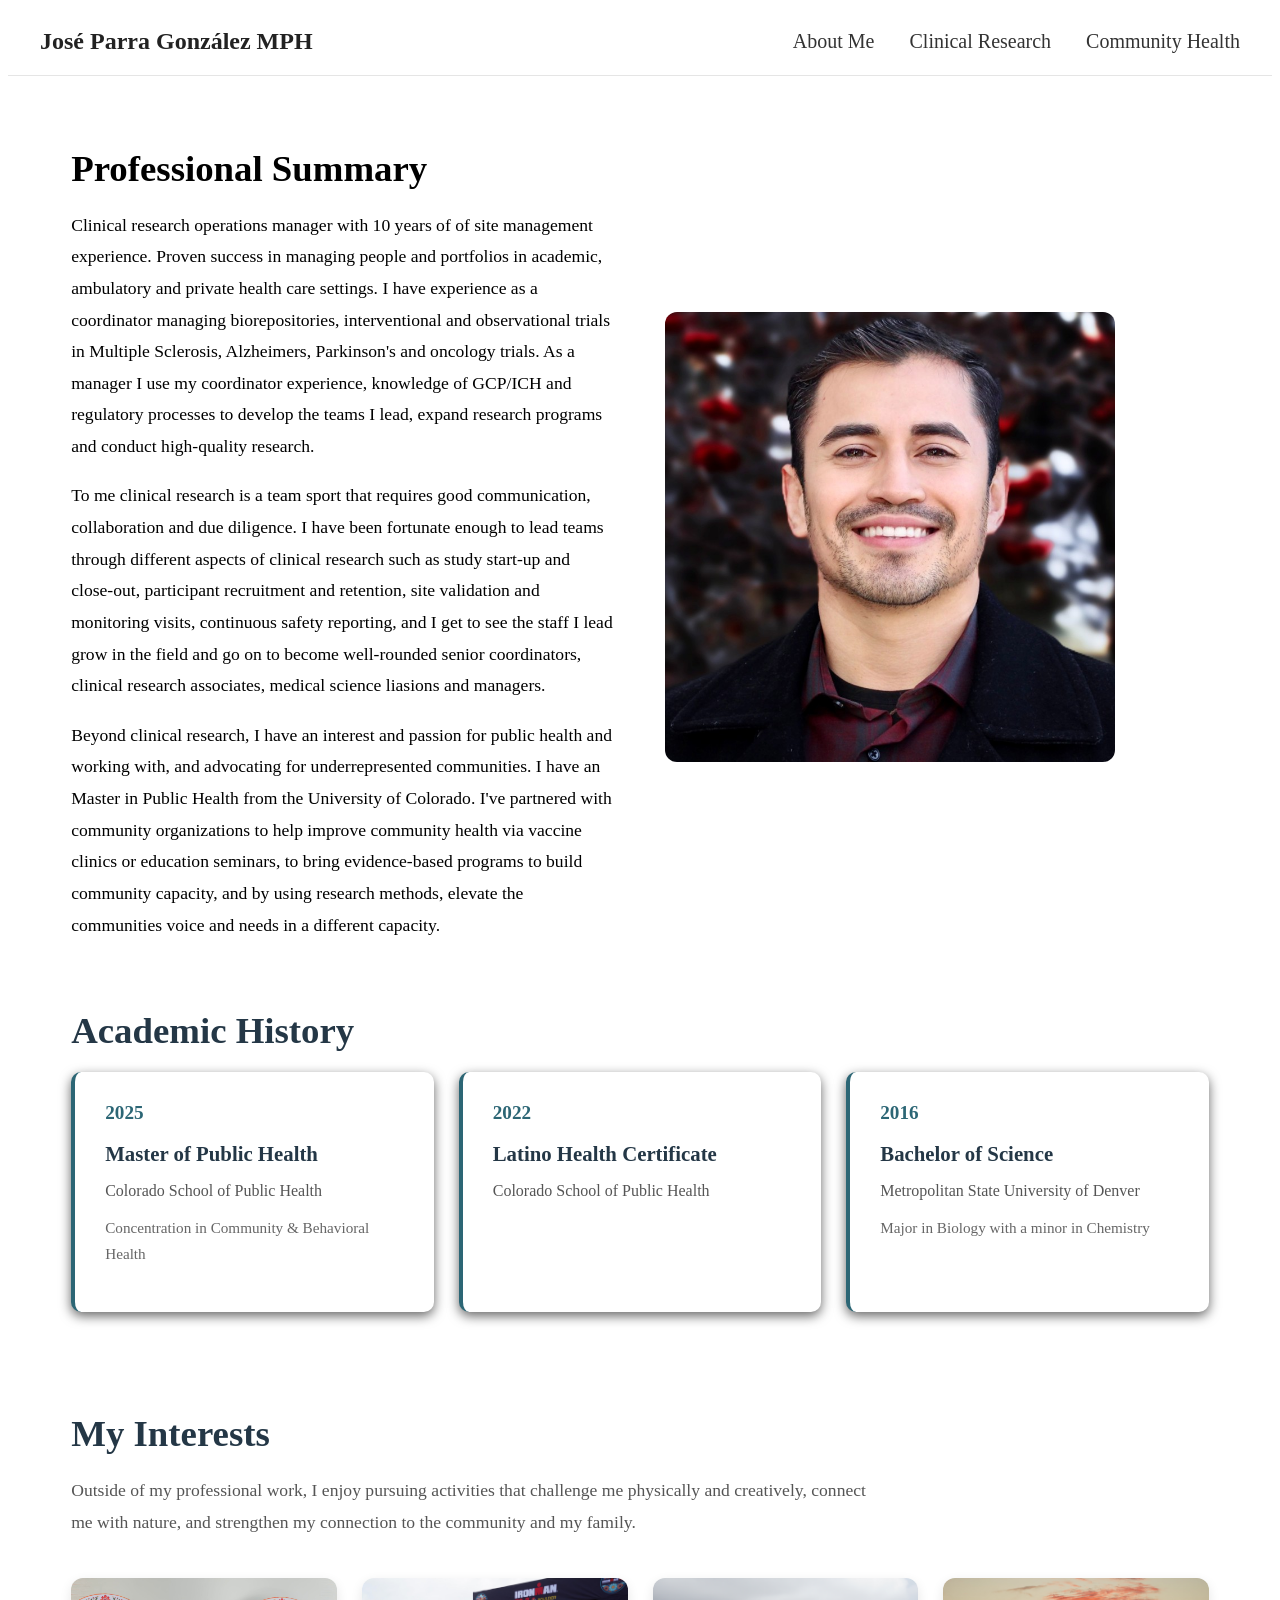
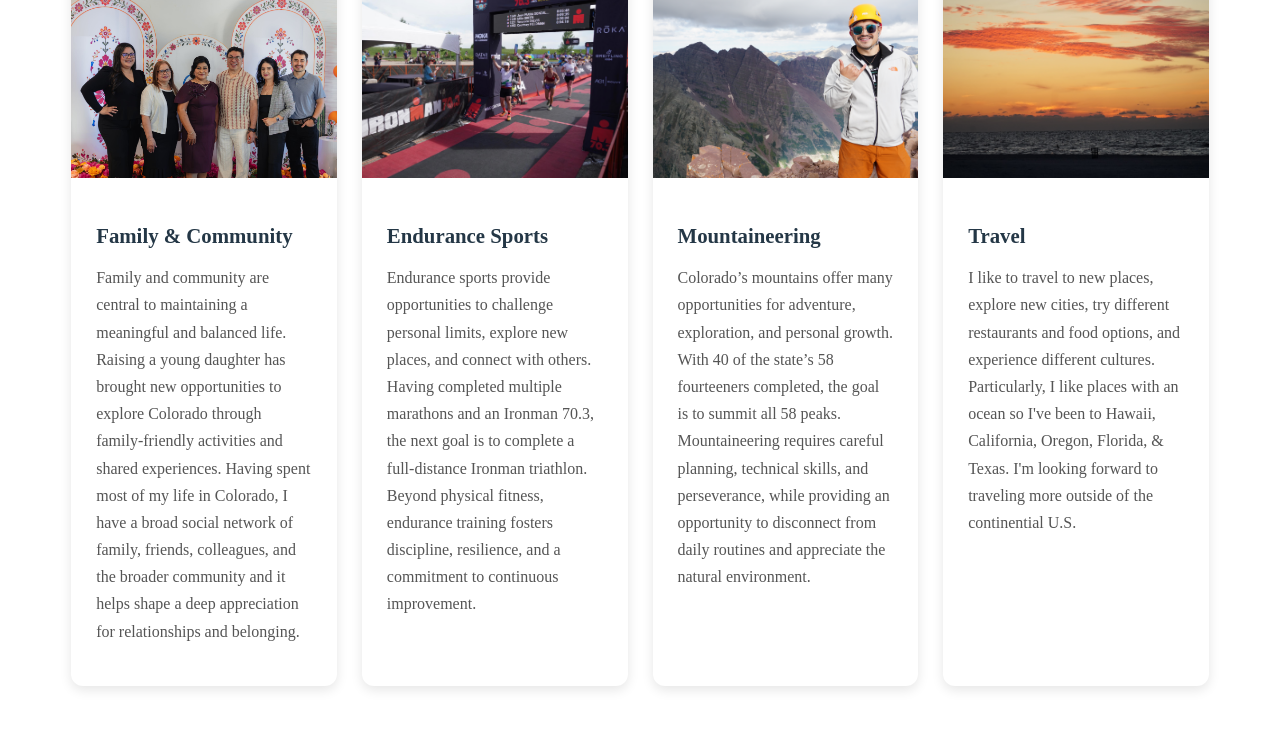
<file: index.html>
<!DOCTYPE html>
<html lang="en">
<head>
    <meta charset="UTF-8">
    <meta name="viewport" content="width=device-width, initial-scale=1.0">
    <title>About Me</title>
     <link rel=stylesheet href="styles.css">
</head>
<body>
    <!-- NAVIGATION BAR -->
<header class="site-header">
    <nav class="navbar">

        <!-- Website Name -->
        <a href="index.html" class="nav-logo">José Parra González  MPH</a>

        <!-- Mobile Hamburger Button -->
        <button class="menu-toggle" aria-label="Toggle navigation"
                aria-expanded="false" aria-controls="nav-links">
            ☰
        </button>

        <!-- Navigation Links -->
        <ul class="nav-links" id="nav-links">
            <li><a href="index.html">About Me</a></li>
            <li><a href="clinical.html">Clinical Research</a></li>
            <li><a href="publichealth.html">Community Health</a></li>
        </ul>
    </nav>
</header>
<main>
    <section class="professional-summary">
        <div class="prof-container">
            <div class="prof-text">
                <h1> Professional Summary </h1>
                <p> Clinical research operations manager with 10 years of of site management experience. Proven success in managing people and portfolios in 
                    academic, ambulatory and private health care settings. I have experience as a coordinator managing biorepositories, interventional and observational
                    trials in Multiple Sclerosis, Alzheimers, Parkinson's and oncology trials. As a manager I use my coordinator experience, 
                    knowledge of GCP/ICH and regulatory processes to develop the teams I lead, expand research programs and conduct high-quality research.
                </p>
                <p>
                    To me clinical research is a team sport that requires good communication, collaboration and due diligence. I have been fortunate 
                    enough to lead teams through different aspects of clinical research such as study start-up and close-out, participant recruitment and retention, site validation and monitoring visits, 
                    continuous safety reporting, and I get to see the staff I lead grow in the field and go on to become well-rounded senior coordinators, clinical research associates, medical science liasions and managers. 
                </p>
                <p>
                    Beyond clinical research, I have an interest and passion for public health and working with, and advocating for underrepresented communities. I have an Master
                    in Public Health from the University of Colorado. I've partnered with community organizations to help improve community health via vaccine clinics or education seminars, to bring 
                    evidence-based programs to build community capacity, and by using research methods, elevate the communities voice and needs in a different capacity. 
                </p>
              <p> 

              </p>
            </div>
            <div class="picture">
                <img src="images/profile.jpeg">
            </div>

        </div>
    </section>
    <section class="education">
        <div class="education-container">
            <h1> Academic History</h1>
        </div>
        <div class="education-grid">
            <!--MPH-->
        <div class="education-card">
            <span class="education-year"> 2025 </span>
            <h2> Master of Public Health </h2>
            <h3> Colorado School of Public Health </h4>
            <p> Concentration in Community & Behavioral Health</p>
        </div>
        <!--CERTIFICATE-->
        <div class="education-card">
            <span class="education-year">2022</span>
            <h2> Latino Health Certificate</h2>
            <h3> Colorado School of Public Health</h3>
        </div>
        <!--BACHELORS-->
        <div class="education-card">
            <span class="education-year">2016</span>
            <h2> Bachelor of Science </h2>
            <h3> Metropolitan State University of Denver</h3>
            <p>Major in Biology with a minor in Chemistry</p>
        </div>
        </div>
    </section>
    <!--INTERESTS-->
    <!-- MY INTERESTS SECTION -->
<section class="interests-section">

    <div class="interests-container">

        <h2>My Interests</h2>

        <p class="interests-intro">
            Outside of my professional work, I enjoy pursuing
            activities that challenge me physically and creatively,
            connect me with nature, and strengthen my connection
            to the community and my family.
        </p>

        <div class="interests-grid">
            <!-- COMMUNITY -->
            <div class="interest-card">
                <img src="images/grupo.jpeg" alt="Community">

                <div class="interest-content">
                    <h3>Family & Community</h3>

                    <p>
                        Family and community are central to maintaining a meaningful and balanced life. 
                        Raising a young daughter has brought new opportunities to explore Colorado through family-friendly activities and shared experiences. 
                        Having spent most of my life in Colorado, I have a broad social network of family, friends, colleagues, 
                        and the broader community and it helps shape a deep appreciation for relationships and belonging.
                    </p>
                </div>
            </div>
            <!-- ENDURANCE SPORTS -->
            <div class="interest-card">
                <img src="images/ironman.jpg" alt="Triathlon">

                <div class="interest-content">
                    <h3>Endurance Sports</h3>
                    <p>
                Endurance sports provide opportunities to challenge personal limits, explore new places, and connect with others. 
                Having completed multiple marathons and an Ironman 70.3, the next goal is to complete a full-distance Ironman triathlon. 
                Beyond physical fitness, endurance training fosters discipline, resilience, and a commitment to continuous improvement.
                    </p>
                </div>
            </div>

            <!-- MOUNTAINEERING -->
            <div class="interest-card">
                <img src="images/pyramid.jpg" alt="Mountaineering">

                <div class="interest-content">
                    <h3>Mountaineering</h3>

                    <p>
Colorado’s mountains offer many opportunities for adventure, exploration, and personal growth. 
With 40 of the state’s 58 fourteeners completed, the goal is to summit all 58 peaks. 
Mountaineering requires careful planning, technical skills, and perseverance, while providing an opportunity to disconnect from daily routines and appreciate the natural environment.
                        
                    </p>
                </div>
            </div>

            <!-- PHOTOGRAPHY -->
            <div class="interest-card">
                <img src="images/ocean.jpg" alt="travel">

                <div class="interest-content">
                    <h3>Travel</h3>

                    <p>
                        I like to travel to new places, explore new cities, try different restaurants and food options, and experience
                        different cultures. Particularly, I like places with an ocean so I've been to Hawaii, California, Oregon, Florida, & Texas. 
                        I'm looking forward to traveling more outside of the continential U.S.
                    </p>
                </div>
            </div>


        </div>
    </div>
</section>
</main>
<script src="script.js"></script>
</body>
</html>
</file>
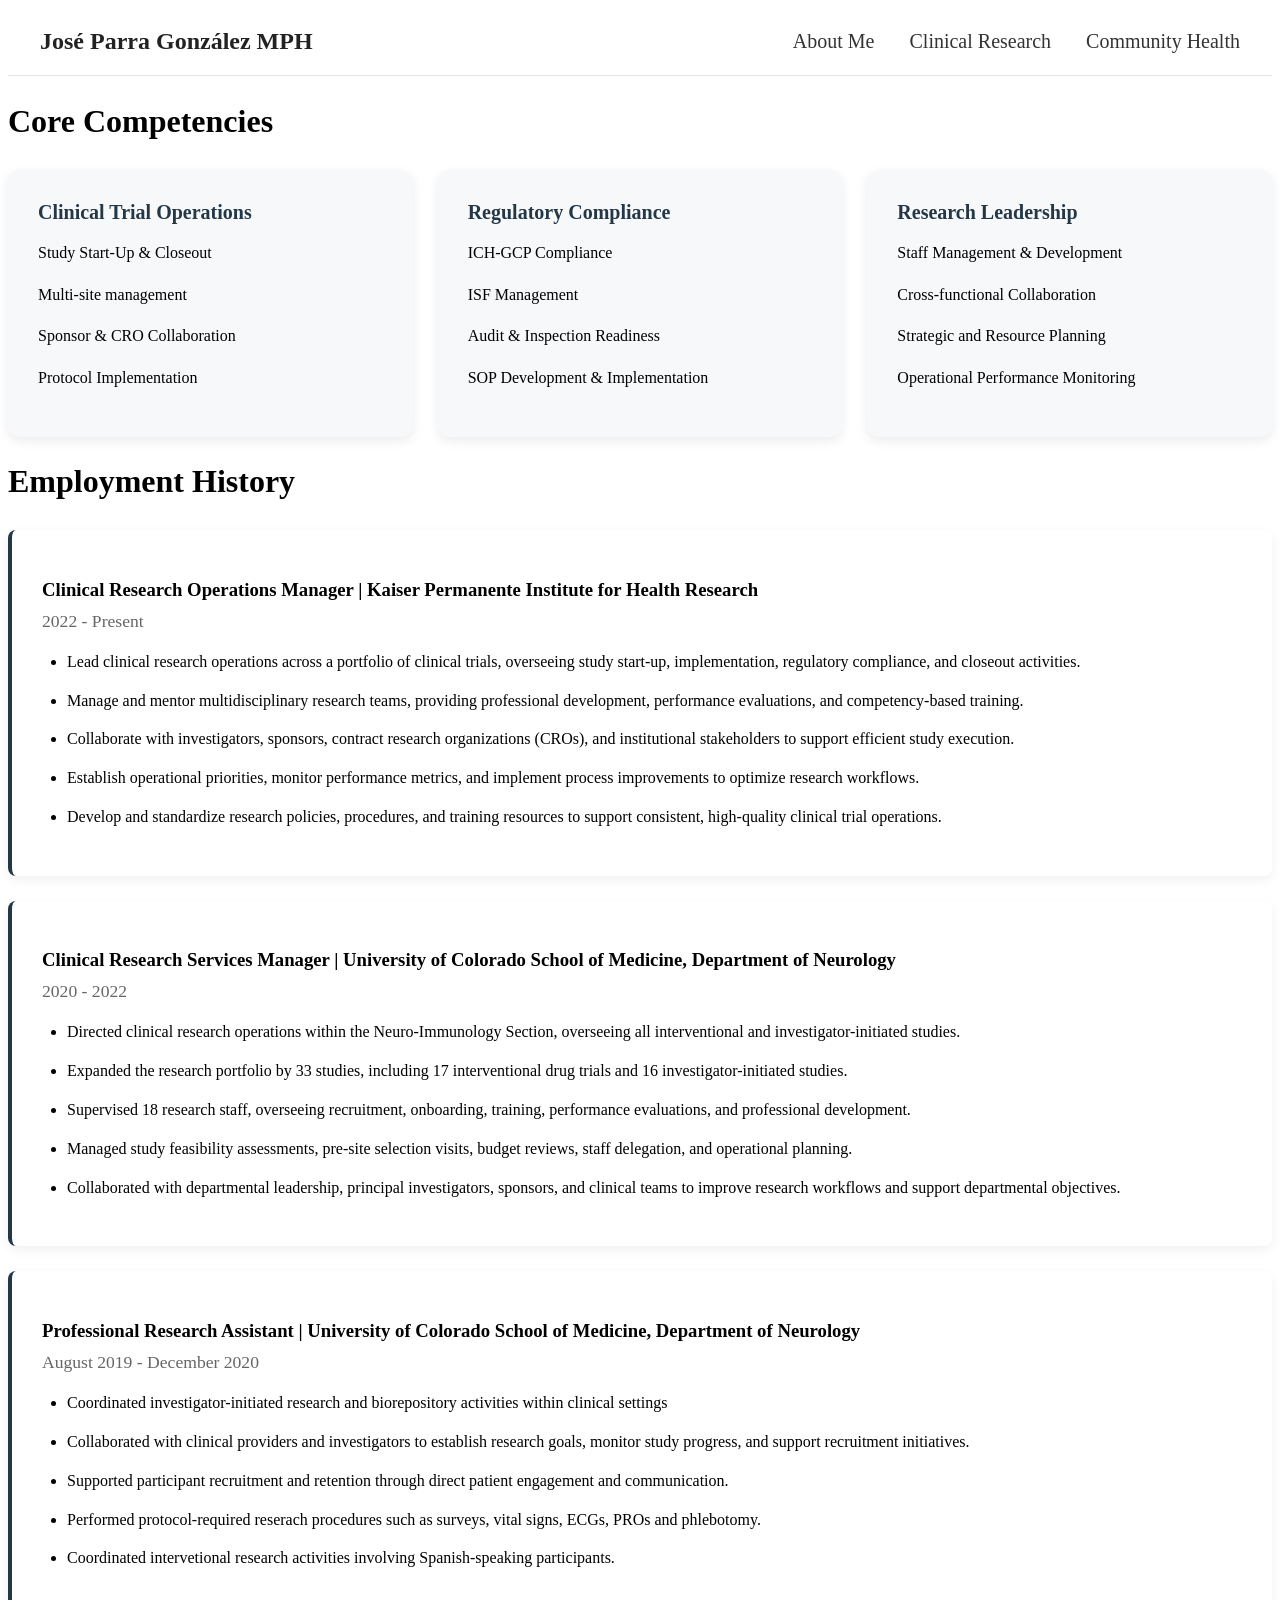
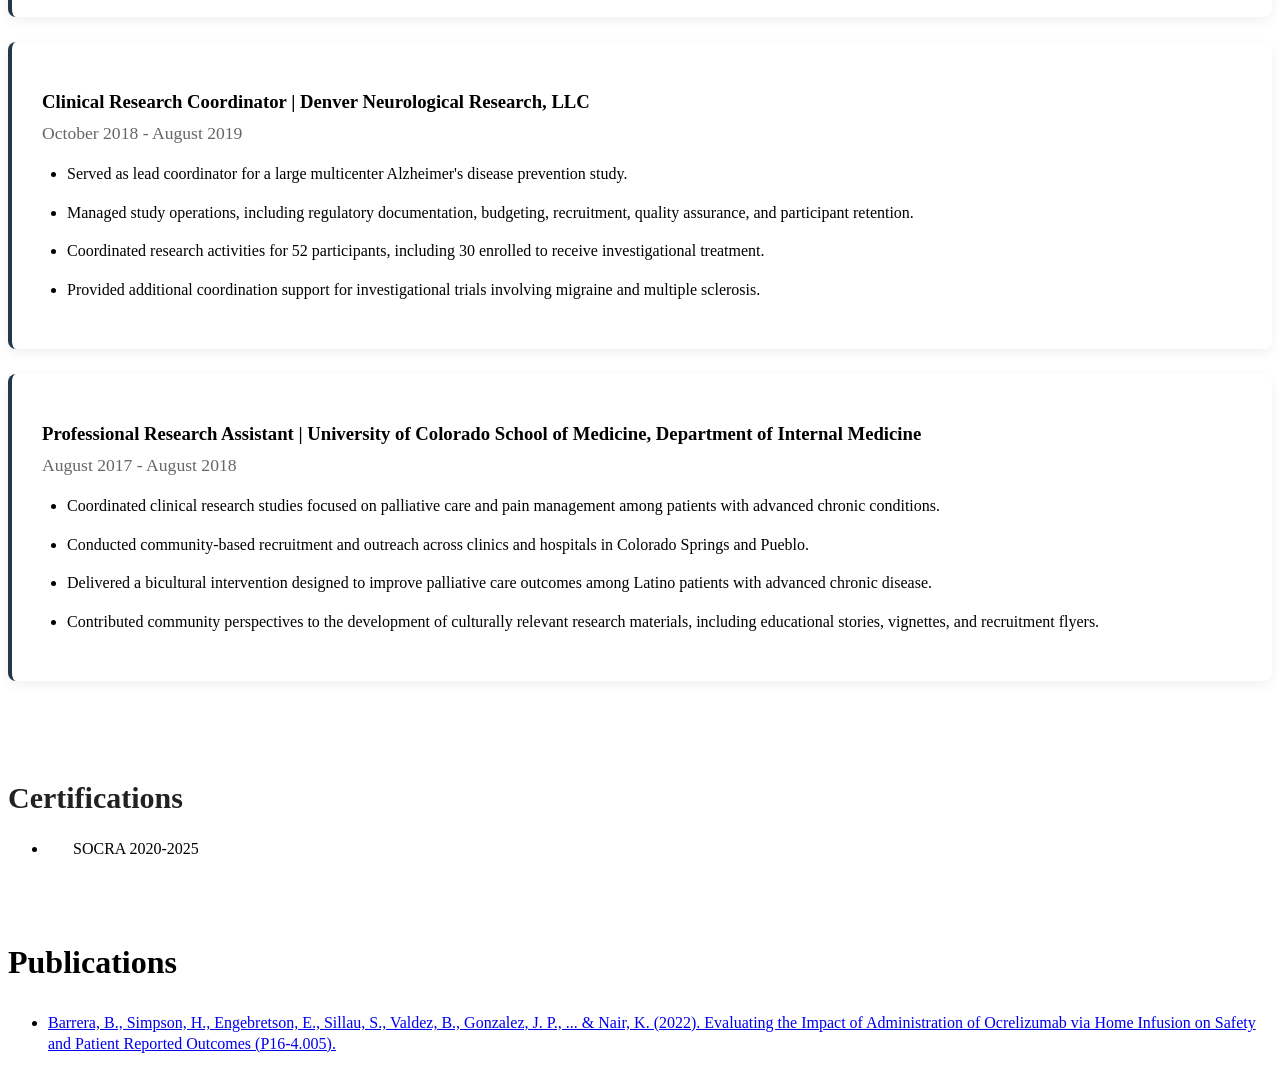
<file: clinical.html>
<!DOCTYPE html>
<html lang="en">
<head>
    <meta charset="UTF-8">
    <meta name="viewport" content="width=device-width, initial-scale=1.0">
    <title>Clinical Research</title>
     <link rel=stylesheet href="styles.css">
</head>
<body>
    <header class="site-header">
    <nav class="navbar">

        <!-- Website Name -->
        <a href="index.html" class="nav-logo">José Parra González MPH</a>

        <!-- Mobile Hamburger Button -->
        <button class="menu-toggle" aria-label="Toggle navigation"
                aria-expanded="false" aria-controls="nav-links">
            ☰
        </button>

        <!-- Navigation Links -->
        <ul class="nav-links" id="nav-links">
            <li><a href="index.html">About Me</a></li>
            <li><a href="clinical.html">Clinical Research</a></li>
            <li><a href="publichealth.html">Community Health</a></li>
          
        </ul>
    </nav>
</header>
<main>
    <section class="core-competencies">
        <h2> Core Competencies </h2>
        <div class="competencies-grid">
            <div class="competency-card">
                <h2> Clinical Trial Operations</h2>
                <p> Study Start-Up & Closeout </p>
                <p> Multi-site management</p>
                <p> Sponsor & CRO Collaboration</p>
                <p> Protocol Implementation</p>
            </div>
            <div class="competency-card">
                <h2>Regulatory Compliance</h2>
                <p> ICH-GCP Compliance</p>
                <p> ISF Management</p>
                <p> Audit & Inspection Readiness</p>
                <p> SOP Development & Implementation</p>
            </div>
            <div class="competency-card">
                <h2> Research Leadership</h2>
                <p> Staff Management & Development</p>
                <p> Cross-functional Collaboration</p>
                <p> Strategic and Resource Planning</p>
                <p> Operational Performance Monitoring</p>
            </div>
        </div>
    </section>
    <section class="experience-section">
        <h2> Employment History</h2>
        <div class="experience-card">
            <h3> Clinical Research Operations Manager | Kaiser Permanente Institute for Health Research</h3>
            <span>2022 - Present </span>
            <ul>
                <li>
                    Lead clinical research operations across a portfolio of 
                    clinical trials, overseeing study start-up, implementation, regulatory compliance, and closeout activities.
                </li>
                <li>
                    Manage and mentor multidisciplinary research teams, 
                    providing professional development, performance evaluations, 
                    and competency-based training.
                </li>
                <li>
                    Collaborate with investigators, 
                    sponsors, contract research organizations (CROs), and 
                    institutional stakeholders to support efficient study execution.
                </li>
                <li>
                    Establish operational priorities, monitor performance metrics, 
                    and implement process improvements to optimize research workflows.
                </li>
                <li>
                    Develop and standardize research policies, 
                    procedures, and training resources to support 
                    consistent, high-quality clinical trial operations.
                </li>
            </ul>
        </div>
        <div class="experience-card">
            <h3> Clinical Research Services Manager | University of Colorado School of Medicine, Department of Neurology</h3>
            <span> 2020 - 2022 </span>
            <ul>
                <li>
                    Directed clinical research operations within
                    the Neuro-Immunology Section, overseeing
                    all interventional and investigator-initiated studies.
                </li>
                <li>
                    Expanded the research portfolio by 33 studies,
                    including 17 interventional drug trials and
                    16 investigator-initiated studies.
                </li>
                <li>
                    Supervised 18 research staff, overseeing
                    recruitment, onboarding, training, performance
                    evaluations, and professional development.
                </li>
                <li>
                    Managed study feasibility assessments,
                    pre-site selection visits, budget reviews,
                    staff delegation, and operational planning. 
                </li>
                <li>
                    Collaborated with departmental leadership,
                    principal investigators, sponsors, and clinical
                    teams to improve research workflows and
                    support departmental objectives.
                </li>
            </ul>
        </div>
        <div class="experience-card">
            <h3> Professional Research Assistant | University of Colorado School of Medicine, Department of Neurology</h3>
            <span> August 2019 - December 2020</span>
            <ul> 
                <li> 
                    Coordinated investigator-initiated research
                    and biorepository activities within
                    clinical settings
                </li>
                <li>
                    Collaborated with clinical providers and
                    investigators to establish research goals,
                    monitor study progress, and support
                    recruitment initiatives.
                </li>
                <li> 
                    Supported participant recruitment and retention through direct 
                    patient engagement and communication.
                </li>
                <li>
                    Performed protocol-required reserach procedures such as surveys,
                    vital signs, ECGs, PROs and phlebotomy.
                </li>
                <li>
                    Coordinated intervetional research activities involving
                    Spanish-speaking participants.
                </li>
            </ul>
        </div>
        <div class="experience-card">
            <h3> Clinical Research Coordinator | Denver Neurological Research, LLC </h3>
            <span> October 2018 - August 2019 </span>
            <ul> 
                <li>
                    Served as lead coordinator for a large
                    multicenter Alzheimer's disease
                    prevention study.
                </li>
                <li> 
                    Managed study operations, including
                    regulatory documentation, budgeting,
                    recruitment, quality assurance, and
                    participant retention.
                </li>
                <li> 
                    Coordinated research activities for
                    52 participants, including 30 enrolled
                    to receive investigational treatment.               
                </li>
                <li>
                    Provided additional coordination support
                    for investigational trials involving
                    migraine and multiple sclerosis.
                </li>
            </ul>
        </div>
            <div class="experience-card">
                <h3>Professional Research Assistant | University of Colorado School of Medicine, Department of Internal Medicine </h3>
                <span> August 2017 - August 2018 </span>
                <ul> 
                    <li>
                    Coordinated clinical research studies
                    focused on palliative care and pain
                    management among patients with
                    advanced chronic conditions.
                    </li>
                    <li> 
                    Conducted community-based recruitment
                    and outreach across clinics and hospitals
                    in Colorado Springs and Pueblo.
                    </li>
                    <li> 
                    Delivered a bicultural intervention
                    designed to improve palliative care
                    outcomes among Latino patients
                    with advanced chronic disease.
                    </li>
                    <li>
                    Contributed community perspectives
                    to the development of culturally
                    relevant research materials,
                    including educational stories,
                    vignettes, and recruitment flyers.
                    </li>
                </ul>
            </div>
        </div>
    </section>
    <section class="certification">
        <h3> Certifications</h3>
        <ul>
            <li> SOCRA 2020-2025</li>
        </ul>
    </section>
    <section class="publications">
        <h3> Publications</h3>
        <ul>
            <li>
                <a href="https://www.neurology.org/doi/abs/10.1212/WNL.98.18_supplement.3018" target="_blank" rel="noopener noreferrer"> Barrera, B., Simpson, H., Engebretson, E., Sillau, S., Valdez, B., Gonzalez, J. P., ... & Nair, K. (2022). Evaluating the Impact of Administration of Ocrelizumab via Home Infusion on Safety and Patient Reported Outcomes (P16-4.005). 
            </li>
        </ul>
    </section>
</main>
<script src="script.js"></script>
</body>
</html>
</file>
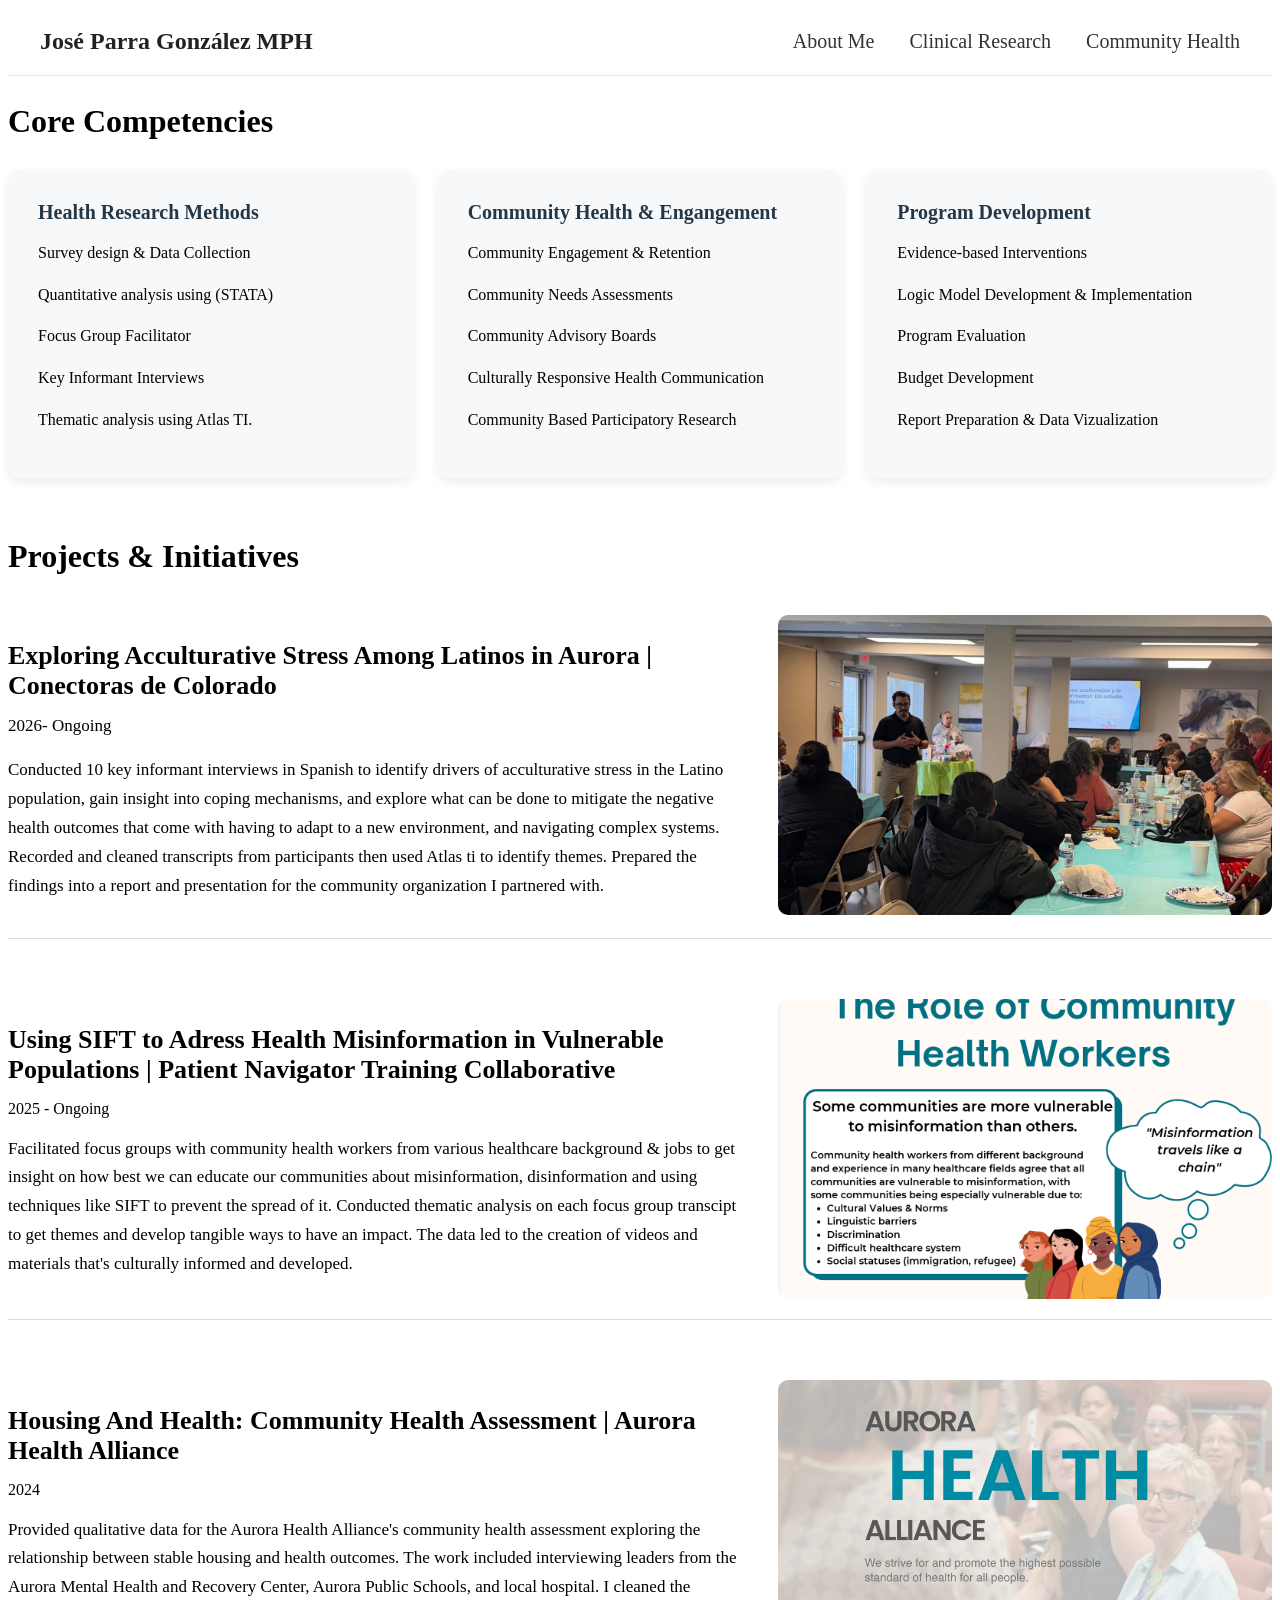
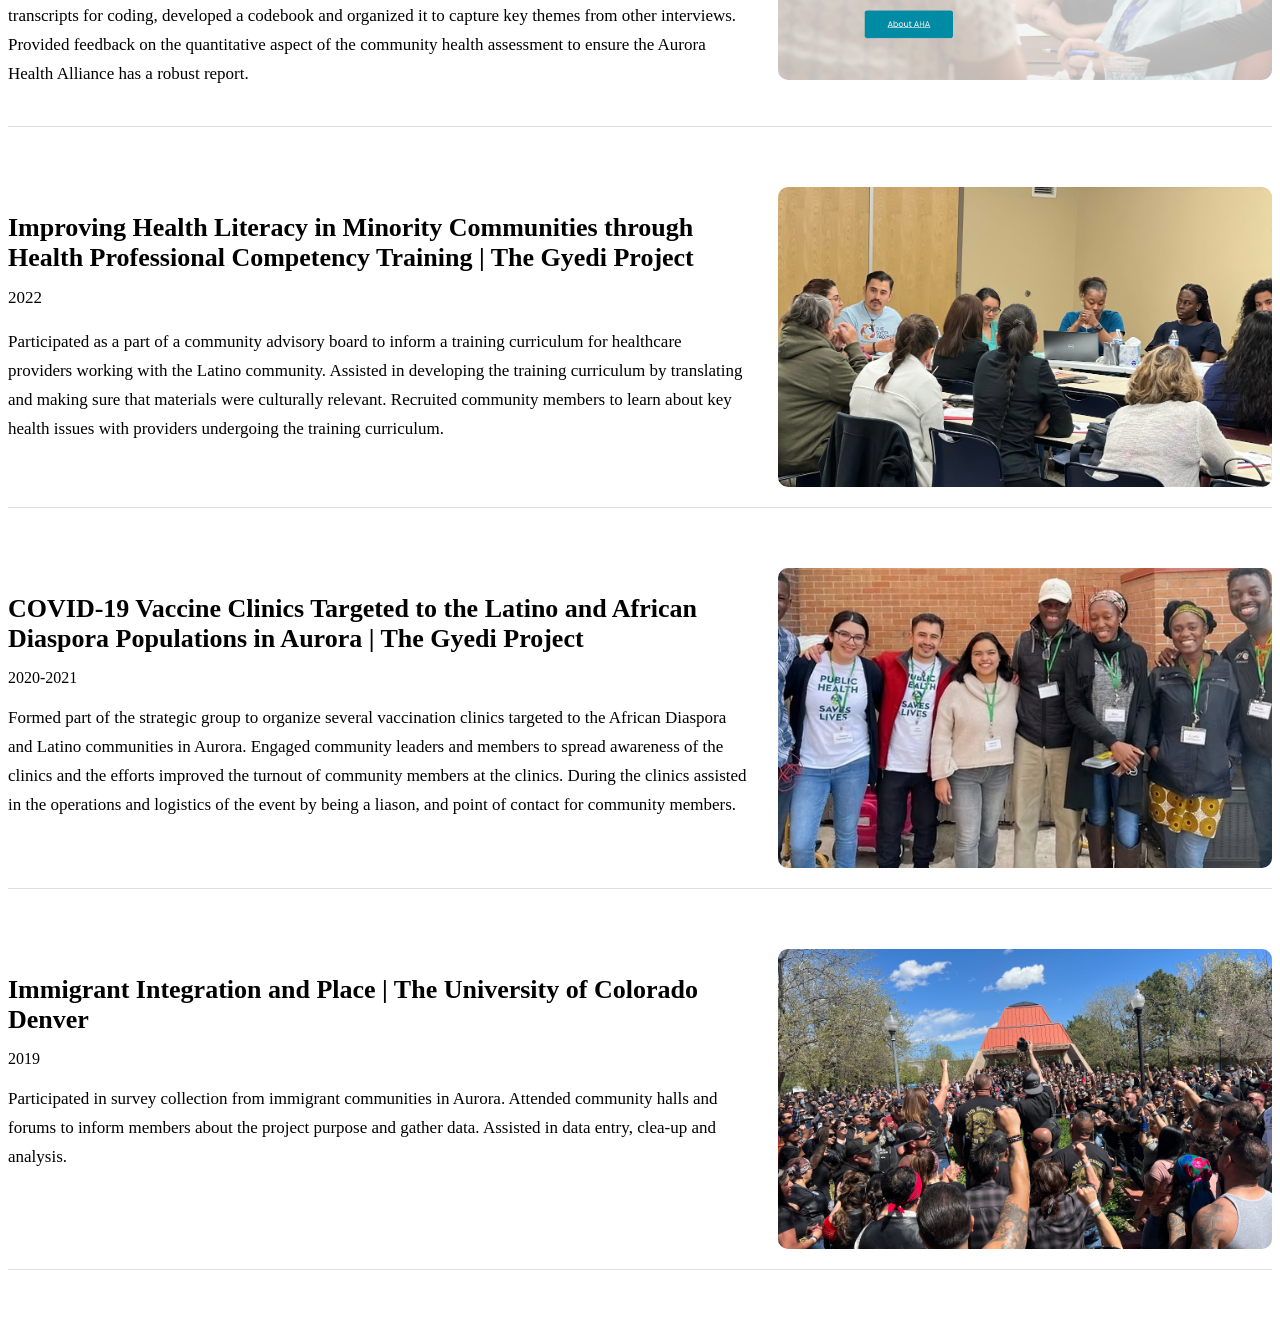
<file: publichealth.html>
<!DOCTYPE html>
<html lang="en">
<head>
    <meta charset="UTF-8">
    <meta name="viewport" content="width=device-width, initial-scale=1.0">
    <title>Public Health</title>
     <link rel=stylesheet href="styles.css">

</head>
<body>
    <!-- NAVIGATION BAR -->
<header class="site-header">
    <nav class="navbar">

        <!-- Website Name -->
        <a href="index.html" class="nav-logo">José Parra González MPH</a>

        <!-- Mobile Hamburger Button -->
        <button class="menu-toggle" aria-label="Toggle navigation"
                aria-expanded="false" aria-controls="nav-links">
            ☰
        </button>

        <!-- Navigation Links -->
        <ul class="nav-links" id="nav-links">
            <li><a href="index.html">About Me</a></li>
            <li><a href="clinical.html">Clinical Research</a></li>
            <li><a href="publichealth.html">Community Health</a></li>
        </ul>

    </nav>
</header>
<main>
  <section class="core-competencies">
        <h2> Core Competencies </h2>
        <div class="competencies-grid">
            <div class="competency-card">
                <h2>Health Research Methods</h2>
                <p> Survey design & Data Collection </p>
                <p> Quantitative analysis using (STATA)</p>
                <p> Focus Group Facilitator </p>
                <p> Key Informant Interviews</p>
                <p> Thematic analysis using Atlas TI. </p>
            </div>
            <div class="competency-card">
                <h2>Community Health & Engangement</h2>
                <p> Community Engagement & Retention</p>
                <p> Community Needs Assessments</p>
                <p> Community Advisory Boards</p>
                <p> Culturally Responsive Health Communication</p>
                <p> Community Based Participatory Research</p>
            </div>
            <div class="competency-card">
                <h2> Program Development</h2>
                <p> Evidence-based Interventions</p>
                <p> Logic Model Development & Implementation</p>
                <p> Program Evaluation</p>
                <p> Budget Development</p>
                <p> Report Preparation & Data Vizualization</p>
            </div>
        </div>
    </section>
<!-- PUBLIC HEALTH PROJECTS -->

<section class="public-health-projects">
    <h2>Projects & Initiatives</h2>
    <div class="projects-container">
        <!-- PROJECT 1 -->
        <article class="project-card">
            <div class="project-content">
                <h3>Exploring Acculturative Stress Among Latinos in Aurora | Conectoras de Colorado</h3>
                 <span class="project-year">2026- Ongoing</span>
                <p>
                    Conducted 10 key informant interviews in Spanish to identify 
                    drivers of acculturative stress in the Latino population, 
                    gain insight into coping mechanisms, and explore what can be
                    done to mitigate the negative health outcomes that come with 
                    having to adapt to a new environment, and navigating complex systems.
                    Recorded and cleaned transcripts from participants then used Atlas ti 
                    to identify themes. 
                    Prepared the findings into a report and presentation for the 
                    community organization I partnered with. 
                </p>
            </div>
            <div class="project-image">
                <img src="images/community-cab.jpg"
                     alt="">
            </div>
        </article>

        <!-- PROJECT 2 -->
        <article class="project-card">
            <div class="project-content">
                <h3>Using SIFT to Adress Health Misinformation 
                    in Vulnerable Populations | Patient Navigator Training Collaborative
                </h3>
                <span class="">2025 - Ongoing</span>
                <p>
                    Facilitated focus groups with community health workers from 
                    various healthcare background & jobs to get insight on how
                    best we can educate our communities about misinformation, disinformation 
                    and using techniques like SIFT to prevent the spread of it. 
                    Conducted thematic analysis on each focus group transcipt to get themes
                    and develop tangible ways to have an impact. 
                    The data led to the creation of videos and materials that's culturally informed and 
                    developed.
                </p>
            </div>
            <div class="project-image">
                <img src="images/Image.png"
                     alt="Health literacy education project">
            </div>
        </article>
        <!-- PROJECT 2 -->
        <article class="project-card">
            <div class="project-content">
                <h3> Housing And Health: Community Health Assessment | Aurora Health Alliance
                </h3>
                <span class="">2024 </span>
                <p>
                    Provided qualitative data for the Aurora Health Alliance's community health assessment 
                    exploring the relationship between stable housing and health outcomes. The work included 
                    interviewing leaders from the Aurora Mental Health and Recovery Center, Aurora Public Schools, and local hospital. 
                    I cleaned the transcripts for coding, developed a codebook and organized it to capture key themes from other interviews. 
                    Provided feedback on the quantitative aspect of the community health assessment to ensure the Aurora Health Alliance has 
                    a robust report. 
                </p>
            </div>
            <div class="project-image">
                <img src="images/aha.png"
                     alt="Health literacy education project">
            </div>
        </article>

        <!-- PROJECT 3 -->
        <article class="project-card">
            <div class="project-content">
                <h3>Improving Health Literacy in Minority Communities through 
                    Health Professional Competency Training | The Gyedi Project
                </h3>
                <span class="project-year">2022</span>
                <p>
                    Participated as a part of a community advisory board to inform 
                    a training curriculum for healthcare providers working 
                    with the Latino community. Assisted in developing the training curriculum by
                    translating and making sure that materials were culturally relevant. 
                    Recruited community members to learn about key health issues with 
                    providers undergoing the training curriculum. 
                </p>
            </div>
            <div class="project-image">
                <img src="images/community-health-literacy.jpeg"
                     alt="Acculturative stress research">
            </div>
        </article>
        <!--PROJECT 4-->
  <article class="project-card">
            <div class="project-content">
                <h3> COVID-19 Vaccine Clinics Targeted to the Latino and African
                    Diaspora Populations in Aurora | The Gyedi Project
                </h3>
                <span class="">2020-2021</span>
                <p>
                    Formed part of the strategic group to organize several vaccination 
                    clinics targeted to the African Diaspora and Latino communities in Aurora. 
                    Engaged community leaders and members to spread awareness of the clinics
                    and the efforts improved the turnout of community members at the clinics. 
                    During the clinics assisted in the operations and logistics of the event by being a liason, and point of contact for community members. 

                </p>
            </div>
            <div class="project-image">
                <img src="images/vaccine-clinic.avif"
                     alt="Health literacy education project">
            </div>
        </article>
        <!--PROJECT 5-->
          <article class="project-card">
            <div class="project-content">
                <h3> Immigrant Integration and Place | The University of Colorado Denver
                </h3>
                 <span class="">2019</span>
                <p>
                    Participated in survey collection from immigrant communities in Aurora. Attended 
                    community halls and forums to inform members about the project purpose and gather data. 
                    Assisted in data entry, clea-up and analysis.
                </p>
            </div>
            <div class="project-image">
                <img src="images/latino.jpg"
                     alt="Health literacy education project">
            </div>
        </article>
    </div>
</section>
    </main>
    <script src="script.js"></script>
</body>
</html>
</file>
<file: styles.css>
/* NAVIGATION BAR */

.site-header {
    width: 100%;
    background-color: #ffffff;
    border-bottom: 1px solid #e5e5e5;
    position: sticky;
    top: 0;
    z-index: 1000;
}

.navbar {
    max-width: 1200px;
    margin: 0 auto;
    padding: 20px 30px;

    display: flex;
    justify-content: space-between;
    align-items: center;
}   

/* WEBSITE NAME */

.nav-logo {
    font-size: 24px;
    font-weight: 700;
    color: #222;
    text-decoration: none;
}

/* NAVIGATION LINKS */

.nav-links {
    display: flex;
    align-items: center;
    gap: 35px;

    list-style: none;
    margin: 0;
    padding: 0;
}

.nav-links a {
    text-decoration: none;
    color: #333;
    font-size: 20px;
    font-weight: 500;
    transition: color 0.3s ease;
}

.nav-links a:hover {
    color: #0077b6;
}

/* HAMBURGER BUTTON */

.menu-toggle {
    display: none;
    background: none;
    border: none;
    font-size: 28px;
    cursor: pointer;
}

/* MOBILE NAVIGATION */

@media (max-width: 768px) {

    .navbar {
        padding: 15px 20px;
        flex-wrap: wrap;
    }

    .menu-toggle {
        display: block;
    }

    .nav-links {
        display: none;
        flex-direction: column;
        align-items: flex-start;
        gap: 20px;

        width: 100%;
        padding: 20px 0;
    }

    .nav-links.active {
        display: flex;
    }
}
.professional-summary {
    width: 100%;
    padding: 40px 5% 10px;
    box-sizing: border-box;

}
.prof-container {
    display: grid;
    grid-template-columns: 1fr 1fr;
    align-items: center;
    gap: 50px;
    max-width: 1200px;
    margin: 0 auto;
}
.prof-text {
    text-align: left;
}
.prof-text h1 {
    font-size: 2.3rem;
    margin-bottom: 20px;
}
.prof-text p {
    font-size: 1.1rem;
    line-height: 1.8;
    margin-bottom: 15px;

}
.picture {
    width: 100%;
}
.picture img{
    width: 100%;
    max-width: 450px;
    height: auto;
    display: block;
    border-radius: 12px;
}
.education {
    width: 100%;
    padding: 10px 5%;
    background-color: white;
    box-sizing: border-box;
}
.education-container {
    max-width: 1200px;
    margin: 0 auto;
}
.education-container h1 {
    font-size: 2.3rem;
    margin-bottom: 20px;
    color: #243746
}
.education-grid {
    display: grid;
    grid-template-columns: repeat(3, 1fr);
    gap: 25px;
    max-width: 1200px;
    margin: 0 auto;
}
.education-card {
    background-color: white;
    padding: 30px;
    border-radius: 10px;
    border-left: 4px solid #2c6675;
    box-shadow: 0 4px 12px rgba(0,0,0,0.6);
    transition: transform 0.3s ease;
}
.education-card:hover {
    transform: translateY(-5px);
}
.education-year {
    display: block;
    font-size: 1.2rem;
    font-weight: 600;
    color: #2c6675;
    margin-bottom: 15px;
}
.education-card h2 {
    font-size: 1.3rem;
    margin-bottom: 10px;
    color:#243746
}
.education-card h3{
    font-size: 1rem;
    margin-bottom: 15px;
    font-weight: 500;
    color: #555;
}
.education-card p{
    font-size: 0.95rem;
    line-height: 1.7;
    color: #666
}
@media (max-width: 768px) {

    .education {
        padding: 50px 20px;
    }

    .education-grid {
        grid-template-columns: 1fr;
        gap: 20px;
    }

    .education-container h2 {
        font-size: 1.8rem;
    }

    .education-card {
        padding: 25px;
    }
}
/* MY INTERESTS SECTION */

.interests-section {
    width: 100%;
    padding: 60px 5%;
    box-sizing: border-box;
    background-color: white;
}

.interests-container {
    max-width: 1200px;
    margin: 0 auto;
}

/* HEADING */

.interests-container h2 {
    font-size: 2.3rem;
    color: #243746;
    margin-bottom: 20px;
}

/* INTRODUCTION */

.interests-intro {
    max-width: 800px;
    font-size: 1.1rem;
    line-height: 1.8;
    margin-bottom: 40px;
    color: #555;
}

/* GRID */

.interests-grid {
    display: grid;
    grid-template-columns: repeat(4, minmax(0, 1fr));
    gap: 25px;
}

/* CARDS */

.interest-card {
    background-color: white;
    border-radius: 12px;
    overflow: hidden;
    box-shadow: 0 4px 12px rgba(0, 0, 0, 0.10);
    transition: transform 0.3s ease;
}

.interest-card:hover {
    transform: translateY(-5px);
}

/* IMAGES */

.interest-card img {
    width: 100%;
    height: 200px;
    object-fit: cover;
    display: block;
}

/* TEXT CONTENT */

.interest-content {
    padding: 25px;
}

.interest-content h3 {
    font-size: 1.3rem;
    color: #243746;
    margin-bottom: 15px;
}

.interest-content p {
    font-size: 1rem;
    line-height: 1.7;
    color: #555;
}
.core-competencies h2 {
    font-size: 2rem;
    margin-bottom: 30px;
}
.competencies-grid {
   display: grid;

    grid-template-columns: repeat(3, minmax(0, 1fr));
    gap: 25px;
    align-items: stretch;
}
.competency-card {
    background: #f7f8fa;
    padding: 15px 30px 30px;
    border-radius: 12px;
    box-shadow: 0 4px 12px rgba(0, 0, 0, 0.08);
    margin-top: 0;
}
.competency-card h2 {
    margin-bottom: 8px;
    font-size: 20px;
    color: #243746
}
.competency-card p{
    line-height: 1.6;
}
.experience-section h2 {
    font-size: 2rem;
    margin-bottom: 30px;
}
.experience-card {
    padding: 30px;
    margin-bottom: 25px;
    background: #ffffff;
    border-left: 4px solid #243746;
    box-shadow: 0 4px 12px rgba(0, 0, 0, 0.06);
    border-radius: 8px;
}
.experience-card h3 {
    margin-bottom: 10px;
}
.experience-card span {
    color: #666;
    font-size: 1.1rem;
}
.experience-card p{
    margin-top: 20px;
    line-height: 1.8;
    font-size: 10px;
}
.experience-card ul {
    padding-left: 25px;
    margin-top: 20px;
}

.experience-card li {
    line-height: 1.3;
    margin-bottom: 18px;
}
/* TABLET */
@media (max-width: 900px) {
    .competencies-grid {
        grid-template-columns: repeat(2, 1fr);
    }
}

/* MOBILE */

@media (max-width: 600px) {

    .competencies-grid {
        grid-template-columns: 1fr;
    }
    .competency-card,
    .experience-card {
        padding: 22px;
    }

}
.publications h3 {
    font-size: 2rem;
}
.publications li {
    line-height: 1.3;
}

/* =====================================
   MY INTERESTS - MOBILE RESPONSIVE
===================================== */

@media (max-width: 768px) {

    .interests-section {
        width: 100%;
        padding: 40px 20px;
        box-sizing: border-box;
    }

    .interests-container {
        width: 100%;
        max-width: 100%;
        margin: 0 auto;
    }

    .interests-grid {
        display: grid;
        grid-template-columns: 1fr;
        gap: 25px;
    }

    .interest-card {
        width: 100%;
        min-width: 0;
        box-sizing: border-box;
        overflow: hidden;
    }

    .interest-card img {
        width: 100%;
        height: 220px;
        object-fit: cover;
        display: block;
    }

    .interest-content {
        padding: 20px;
    }

    .interest-content h3 {
        font-size: 1.4rem;
        line-height: 1.3;
    }

    .interest-content p {
        font-size: 1rem;
        line-height: 1.7;
        overflow-wrap: break-word;
    }

    .interests-container h2 {
        font-size: 2rem;
    }

    .interests-intro {
        font-size: 1rem;
        line-height: 1.7;
    }
}
/* PUBLIC HEALTH PROJECTS */

.public-health-projects {
    width: 100%;
    max-width: none;
    margin: 40px 0;
    padding: 20px 0;
    box-sizing: border-box;
    text-align: left;
}

/* SECTION HEADING */

.public-health-projects h2 {
    font-size: 32px;
    color: black;
    margin: 0 0 20px 0;
}
/* PROJECTS CONTAINER */

.projects-container {
    display: flex;
    flex-direction: column;
    gap: 40px;
}
/* INDIVIDUAL PROJECT */

.project-card {
    display: grid;
    grid-template-columns: minmax(0, 1.5fr) minmax(0, 1fr);
    gap: 30px;
    align-items: start;

    padding: 20px 0;
    border-bottom: 1px solid #ddd;
}
/* PROJECT TEXT */

.project-content {
    min-width: 0;
}

.project-content h3 {
    font-size: 26px;
    margin-bottom: 15px;
}

.project-year {
    display: block;
    font-size: 17px;
    margin-bottom: 20px;
}

.project-content p {
    font-size: 17px;
    line-height: 1.7;
}
/* PROJECT IMAGES */

.project-image {
    width: 100%;
}

.project-image img {
    width: 100%;
    height: 300px;
    object-fit: cover;
    border-radius: 10px;
    display: block;
}
/* MOBILE PROJECT LAYOUT */

@media (max-width: 768px) {

    .public-health-projects {
        padding: 20px;
    }

    .project-card {
        grid-template-columns: 1fr;
        gap: 25px;
    }

    .project-content h3 {
        font-size: 22px;
    }

    .project-image img {
        height: 220px;
    }

}
/*==CERTIFICATION==*/
.certification {
    width: 100%;
    max-width: 1400px;
    margin: 40px 0;
    padding: 30px 0;
    box-sizing: border-box;
}
.certification li {
    list-style-type: disc;
    padding-left: 25px;
    margin: 0;
}
.certification h3 {
    font-size: 30px;
    font-weight: 700;
    color: #222;
    margin-bottom: 25px;
    text-decoration: none;
    border-bottom: none;
}
/* MOBILE ABOUT ME SECTION */

@media (max-width: 768px) {

    .prof-container {
        display: flex;
        flex-direction: column;
        align-items: center;
        gap: 25px;
        padding: 20px;
    }

    .prof-text {
        width: 100%;
        max-width: 100%;
        order: 2;
    }

    .picture {
        width: 100%;
        display: flex;
        justify-content: center;
        order: 1;
    }

    .picture img {
        width: 200px;
        height: auto;
        border-radius: 12px;
    }

    .about-text p {
        font-size: 16px;
        line-height: 1.7;
        margin-bottom: 20px;
    }

}
</file>
